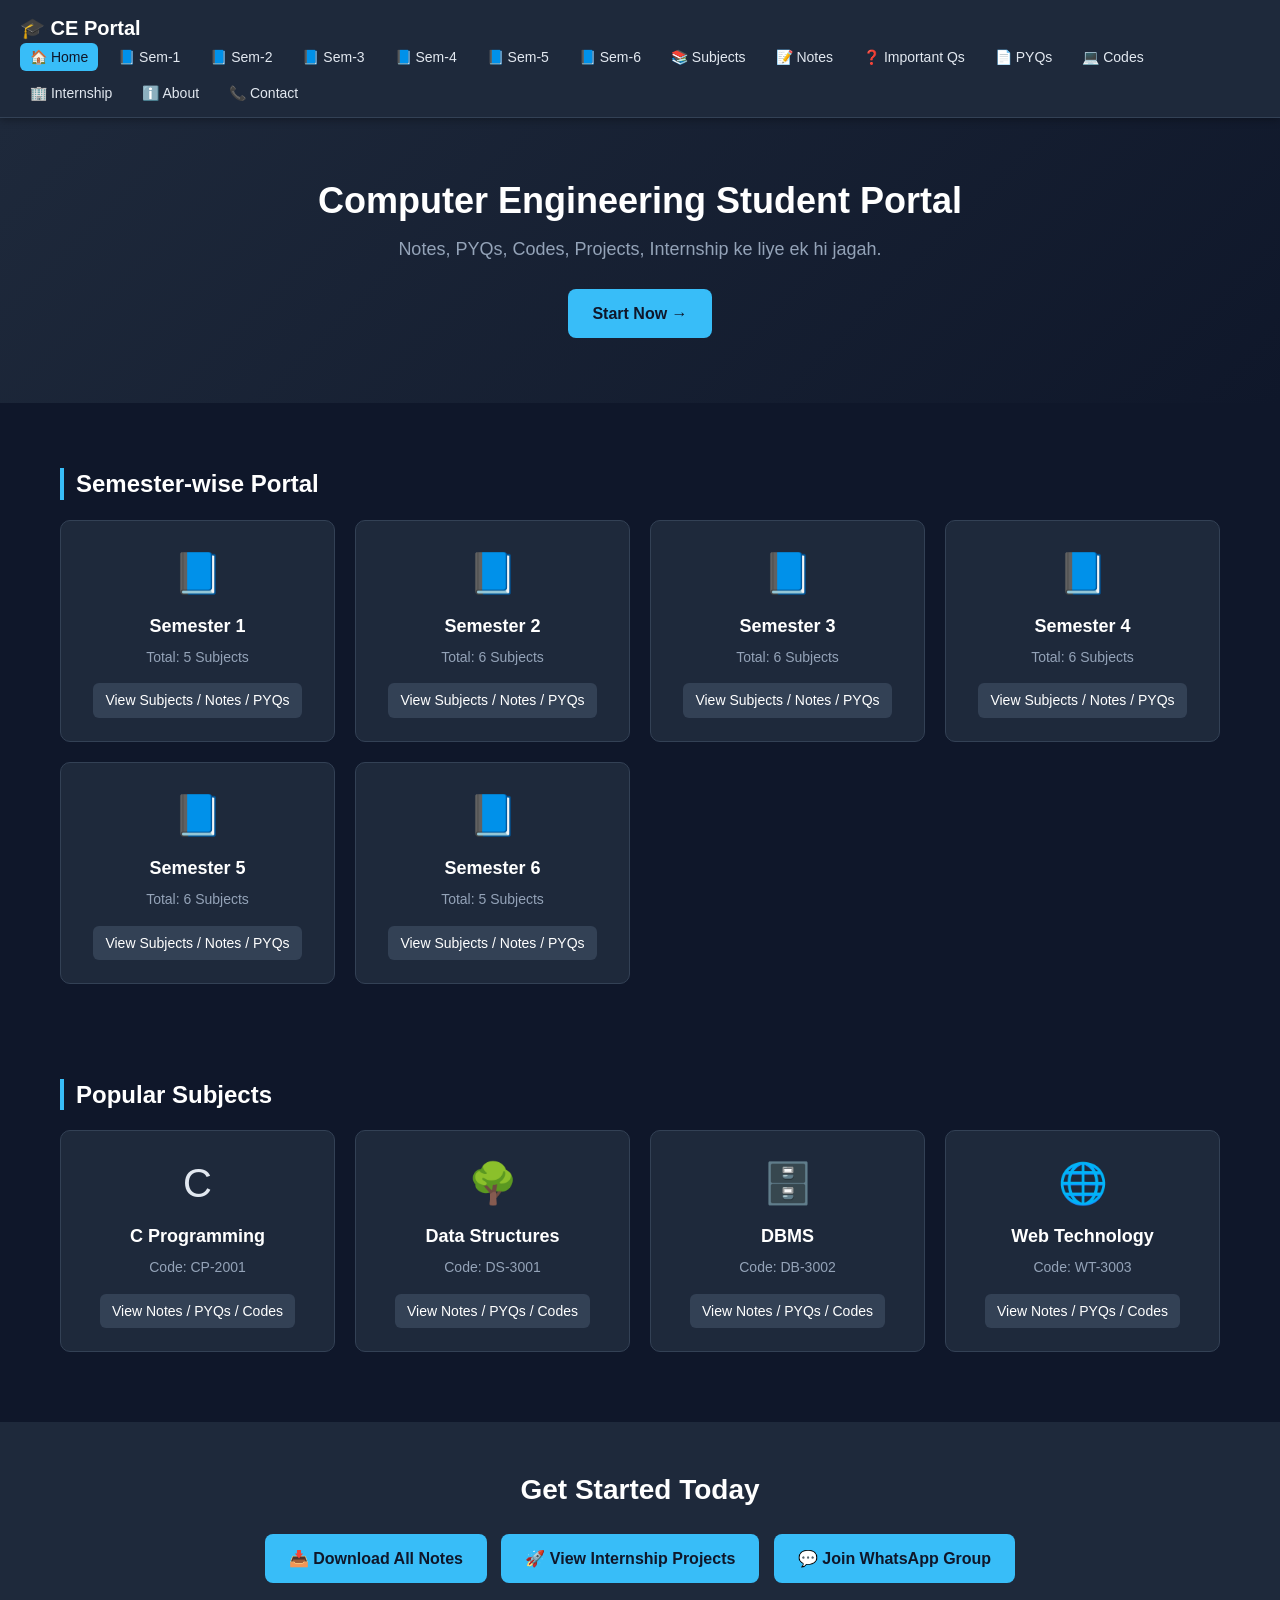
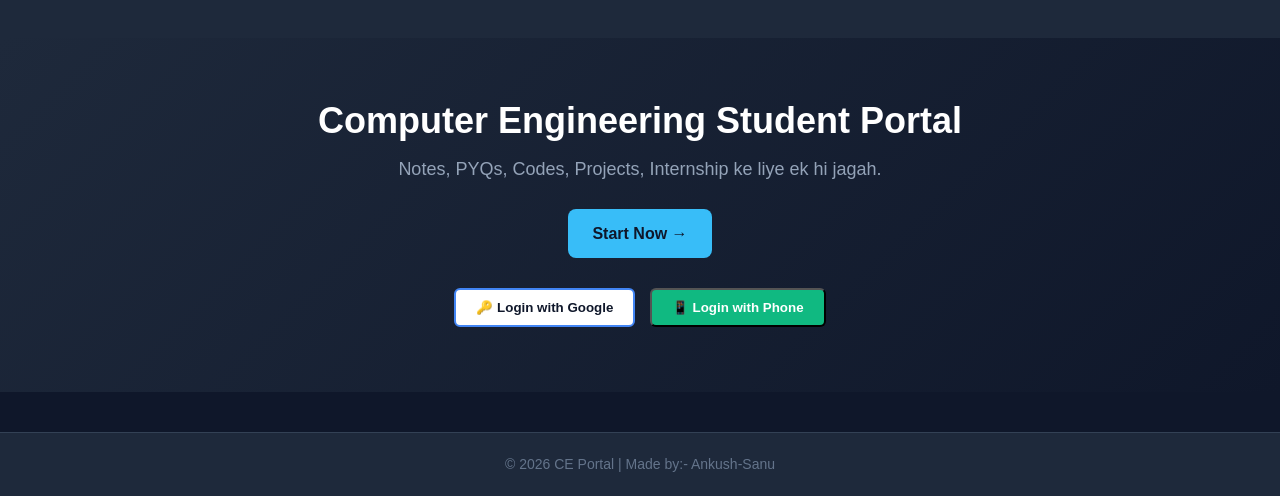
<file: index.html>
<!DOCTYPE html>
<html lang="hi">
<head>
<link rel="stylesheet" href="../style.css">    
<link rel="stylesheet" href="style.css">
<meta charset="UTF-8">
<meta name="viewport" content="width=device-width, initial-scale=1.0">
<title>Computer Engineering Student Portal</title>
<style>
*{margin:0;padding:0;box-sizing:border-box;font-family:Arial,sans-serif;}
body{background:#0f172a;color:#e2e8f0;}
.navbar{background:#1e293b;padding:12px 20px;display:flex;justify-content:space-between;align-items:center;flex-wrap:wrap;position:sticky;top:0;z-index:100;}
.nav-logo{font-size:20px;font-weight:bold;}
.nav-links{display:flex;list-style:none;gap:10px;flex-wrap:wrap;}
.nav-links a{color:#e2e8f0;text-decoration:none;padding:6px 10px;border-radius:6px;font-size:14px;}
.nav-links a:hover,.nav-links a.active{background:#38bdf8;color:#0f172a;}
.hero{text-align:center;padding:60px 20px;background:linear-gradient(135deg,#1e293b,#0f172a);}
.hero h1{font-size:36px;margin-bottom:10px;}
.hero p{font-size:18px;margin-bottom:20px;color:#94a3b8;}
.btn{background:#38bdf8;color:#0f172a;padding:12px 24px;border-radius:8px;text-decoration:none;display:inline-block;margin:5px;font-weight:bold;}
.btn-small{background:#334155;color:#fff;padding:6px 12px;border-radius:6px;text-decoration:none;font-size:14px;margin:3px;display:inline-block;}
.container{max-width:1200px;margin:0 auto;padding:30px 20px;}
.grid{display:grid;grid-template-columns:repeat(auto-fit,minmax(250px,1fr));gap:20px;margin-top:20px;}
.card{background:#1e293b;border:1px solid #334155;border-radius:10px;padding:20px;text-align:center;}
.card-icon{font-size:40px;margin-bottom:10px;}
.cta{text-align:center;padding:50px 20px;background:#1e293b;margin-top:40px;}
footer{text-align:center;padding:20px;background:#1e293b;margin-top:40px;}
@media(max-width:768px){.nav-links{flex-direction:column;width:100%;}.hero h1{font-size:24px;}}
</style>
</head>
<body>

<nav class="navbar">
  <div class="nav-logo">🎓 CE Portal</div>
  <ul class="nav-links">
    <li><a href="index.html" class="active">🏠 Home</a></li>
    <li><a href="sem1.html">📘 Sem-1</a></li>
    <li><a href="sem2.html">📘 Sem-2</a></li>
    <li><a href="sem3.html">📘 Sem-3</a></li>
    <li><a href="sem4.html">📘 Sem-4</a></li>
    <li><a href="sem5.html">📘 Sem-5</a></li>
    <li><a href="sem6.html">📘 Sem-6</a></li>
    <li><a href="subjects.html">📚 Subjects</a></li>
    <li><a href="notes.html">📝 Notes</a></li>
    <li><a href="important-questions.html">❓ Important Qs</a></li>
    <li><a href="pyqs.html">📄 PYQs</a></li>
    <li><a href="codes.html">💻 Codes</a></li>
    <li><a href="internship.html">🏢 Internship</a></li>
    <li><a href="about.html">ℹ️ About</a></li>
    <li><a href="contact.html">📞 Contact</a></li>
  </ul>
</nav>

<section class="hero">
  <h1>Computer Engineering Student Portal</h1>
  <p>Notes, PYQs, Codes, Projects, Internship ke liye ek hi jagah.</p>
  <a href="sem1.html" class="btn">Start Now →</a>
</section>

<section class="container">
  <h2>Semester-wise Portal</h2>
  <div class="grid">
    <div class="card">
      <div class="card-icon">📘</div>
      <h3>Semester 1</h3>
      <p>Total: 5 Subjects</p>
      <a href="sem1.html" class="btn-small">View Subjects / Notes / PYQs</a>
    </div>
    <div class="card">
      <div class="card-icon">📘</div>
      <h3>Semester 2</h3>
      <p>Total: 6 Subjects</p>
      <a href="sem2.html" class="btn-small">View Subjects / Notes / PYQs</a>
    </div>
    <div class="card">
      <div class="card-icon">📘</div>
      <h3>Semester 3</h3>
      <p>Total: 6 Subjects</p>
      <a href="sem3.html" class="btn-small">View Subjects / Notes / PYQs</a>
    </div>
    <div class="card">
      <div class="card-icon">📘</div>
      <h3>Semester 4</h3>
      <p>Total: 6 Subjects</p>
      <a href="sem4.html" class="btn-small">View Subjects / Notes / PYQs</a>
    </div>
    <div class="card">
      <div class="card-icon">📘</div>
      <h3>Semester 5</h3>
      <p>Total: 6 Subjects</p>
      <a href="sem5.html" class="btn-small">View Subjects / Notes / PYQs</a>
    </div>
    <div class="card">
      <div class="card-icon">📘</div>
      <h3>Semester 6</h3>
      <p>Total: 5 Subjects</p>
      <a href="sem6.html" class="btn-small">View Subjects / Notes / PYQs</a>
    </div>
  </div>
</section>

<section class="container">
  <h2>Popular Subjects</h2>
  <div class="grid">
    <div class="card">
      <div class="card-icon">C</div>
      <h3>C Programming</h3>
      <p>Code: CP-2001</p>
      <a href="subjects/c.html" class="btn-small">View Notes / PYQs / Codes</a>
    </div>
    <div class="card">
      <div class="card-icon">🌳</div>
      <h3>Data Structures</h3>
      <p>Code: DS-3001</p>
      <a href="subjects/ds.html" class="btn-small">View Notes / PYQs / Codes</a>
    </div>
    <div class="card">
      <div class="card-icon">🗄️</div>
      <h3>DBMS</h3>
      <p>Code: DB-3002</p>
      <a href="subjects/dbms.html" class="btn-small">View Notes / PYQs / Codes</a>
    </div>
    <div class="card">
      <div class="card-icon">🌐</div>
      <h3>Web Technology</h3>
      <p>Code: WT-3003</p>
      <a href="subjects/webtech.html" class="btn-small">View Notes / PYQs / Codes</a>
    </div>
  </div>
</section>

<section class="cta">
  <h2>Get Started Today</h2>
  <a href="files/all-notes.zip" class="btn">📥 Download All Notes</a>
  <a href="internship.html" class="btn">🚀 View Internship Projects</a>
  <a href="about.html" class="btn">💬 Join WhatsApp Group</a>
</section>

<section class="hero">
  <h1>Computer Engineering Student Portal</h1>
  <p>Notes, PYQs, Codes, Projects, Internship ke liye ek hi jagah.</p>
  <a href="sem1.html" class="btn">Start Now →</a>

  <!-- New Login Options -->
  <div class="login-options">
    <button class="btn-google">🔑 Login with Google</button>
    <button class="btn-phone">📱 Login with Phone</button>
  </div>
</section>


<footer>
  <p>© 2026 CE Portal | Made by:- Ankush-Sanu</p>
</footer>

</body>
</html>
</file>
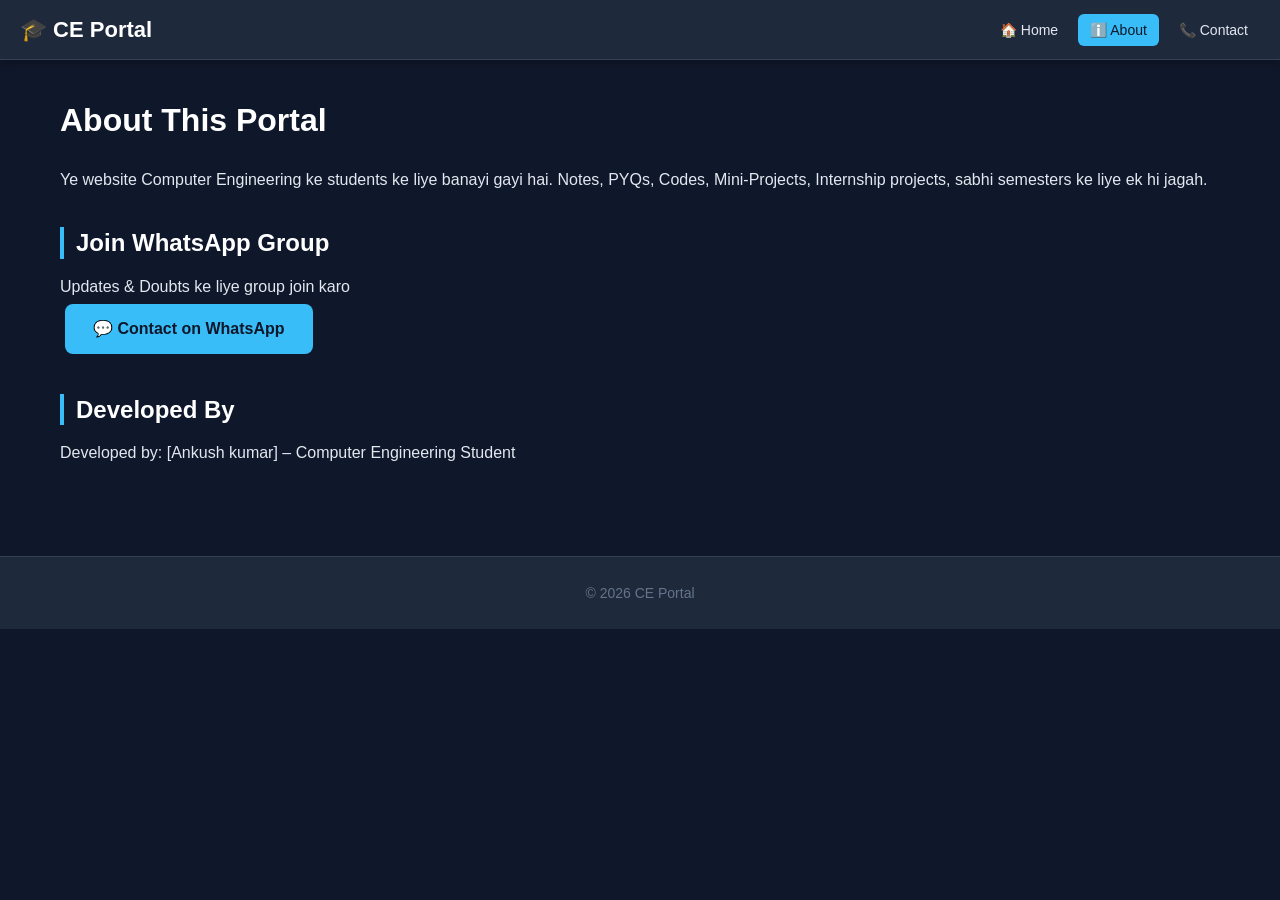
<file: about.html>
<!DOCTYPE html>
<html lang="hi">
<head>
<link rel="stylesheet" href="../style.css">    
<link rel="stylesheet" href="style.css">    
<meta charset="UTF-8">
<meta name="viewport" content="width=device-width, initial-scale=1.0">
<title>About</title>
<link rel="stylesheet" href="style.css">
</head>
<body>

<nav class="navbar">
  <div class="nav-logo">🎓 CE Portal</div>
  <ul class="nav-links">
    <li><a href="index.html">🏠 Home</a></li>
    <li><a href="about.html" class="active">ℹ️ About</a></li>
    <li><a href="contact.html">📞 Contact</a></li>
  </ul>
</nav>

<section class="container">
  <h1>About This Portal</h1>
  <p>Ye website Computer Engineering ke students ke liye banayi gayi hai. Notes, PYQs, Codes, Mini-Projects, Internship projects, sabhi semesters ke liye ek hi jagah.</p>

  <h2>Join WhatsApp Group</h2>
  <p>Updates & Doubts ke liye group join karo</p>
  <a href="https://wa.me/8051384047" class="btn">💬 Contact on WhatsApp</a>

  <h2>Developed By</h2>
  <p>Developed by: [Ankush kumar] – Computer Engineering Student</p>
</section>

<footer>
  <p>© 2026 CE Portal</p>
</footer>

</body>
</html>
</file>
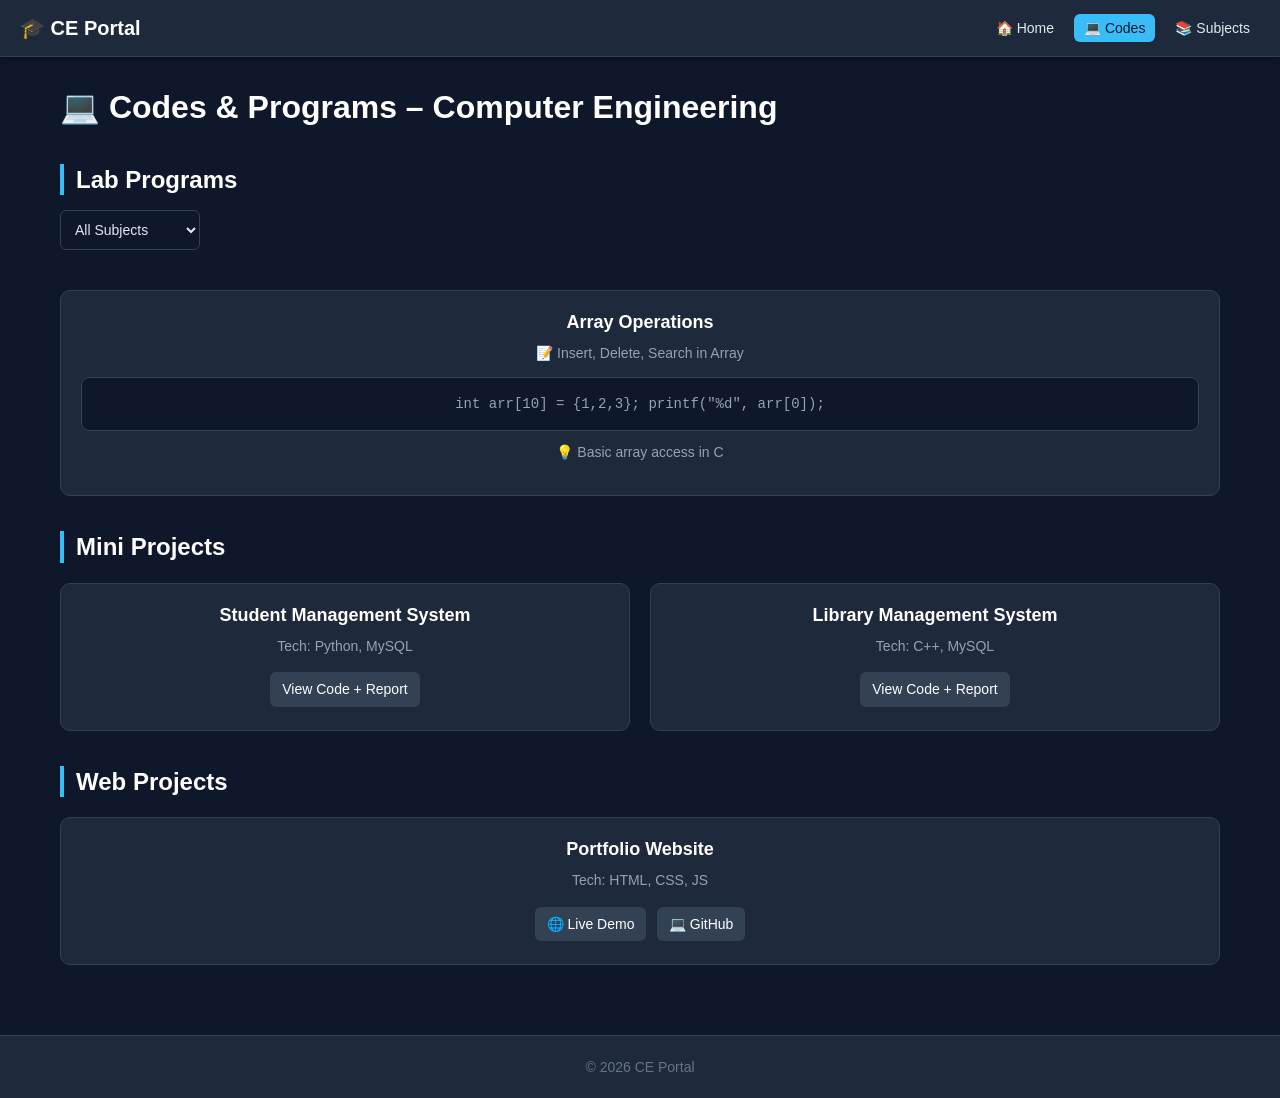
<file: codes.html>
<!DOCTYPE html>
<html lang="hi">
<head>
<link rel="stylesheet" href="../style.css">    
<link rel="stylesheet" href="style.css">    
<meta charset="UTF-8">
<meta name="viewport" content="width=device-width, initial-scale=1.0">
<title>Codes & Programs</title>
<style>
*{margin:0;padding:0;box-sizing:border-box;font-family:Arial,sans-serif;}
body{background:#0f172a;color:#e2e8f0;}
.navbar{background:#1e293b;padding:12px 20px;display:flex;justify-content:space-between;align-items:center;flex-wrap:wrap;position:sticky;top:0;z-index:100;}
.nav-logo{font-size:20px;font-weight:bold;}
.nav-links{display:flex;list-style:none;gap:10px;flex-wrap:wrap;}
.nav-links a{color:#e2e8f0;text-decoration:none;padding:6px 10px;border-radius:6px;font-size:14px;}
.nav-links a:hover,.nav-links a.active{background:#38bdf8;color:#0f172a;}
.container{max-width:1200px;margin:0 auto;padding:30px 20px;}
.grid{display:grid;grid-template-columns:repeat(auto-fit,minmax(280px,1fr));gap:20px;margin-top:20px;}
.card{background:#1e293b;border:1px solid #334155;border-radius:10px;padding:20px;}
.code-block{background:#0f172a;padding:15px;border-radius:8px;font-family:monospace;overflow-x:auto;margin:10px 0;}
.btn-small{background:#334155;color:#fff;padding:6px 12px;border-radius:6px;text-decoration:none;font-size:14px;margin:3px;display:inline-block;}
select{padding:10px;border-radius:6px;border:1px solid #334155;background:#0f172a;color:#e2e8f0;margin-bottom:20px;}
footer{text-align:center;padding:20px;background:#1e293b;margin-top:40px;}
</style>
</head>
<body>

<nav class="navbar">
  <div class="nav-logo">🎓 CE Portal</div>
  <ul class="nav-links">
    <li><a href="index.html">🏠 Home</a></li>
    <li><a href="codes.html" class="active">💻 Codes</a></li>
    <li><a href="subjects.html">📚 Subjects</a></li>
  </ul>
</nav>

<section class="container">
  <h1>💻 Codes & Programs – Computer Engineering</h1>

  <h2>Lab Programs</h2>
  <select id="subject-filter">
    <option value="all">All Subjects</option>
    <option value="ds">Data Structures</option>
    <option value="dbms">DBMS</option>
    <option value="java">Java</option>
  </select>

  <div class="grid" id="programs">
    <div class="card" data-subject="ds" id="ds-array">
      <h3>Array Operations</h3>
      <p>📝 Insert, Delete, Search in Array</p>
      <div class="code-block">
int arr[10] = {1,2,3};
printf("%d", arr[0]);
      </div>
      <p>💡 Basic array access in C</p>
    </div>
  </div>

  <h2>Mini Projects</h2>
  <div class="grid">
    <div class="card">
      <h3>Student Management System</h3>
      <p>Tech: Python, MySQL</p>
      <a href="#" class="btn-small">View Code + Report</a>
    </div>
    <div class="card">
      <h3>Library Management System</h3>
      <p>Tech: C++, MySQL</p>
      <a href="#" class="btn-small">View Code + Report</a>
    </div>
  </div>

  <h2>Web Projects</h2>
  <div class="grid">
    <div class="card">
      <h3>Portfolio Website</h3>
      <p>Tech: HTML, CSS, JS</p>
      <a href="#" class="btn-small">🌐 Live Demo</a>
      <a href="#" class="btn-small">💻 GitHub</a>
    </div>
  </div>

</section>

<footer>
  <p>© 2026 CE Portal</p>
</footer>

</body>
</html>
</file>
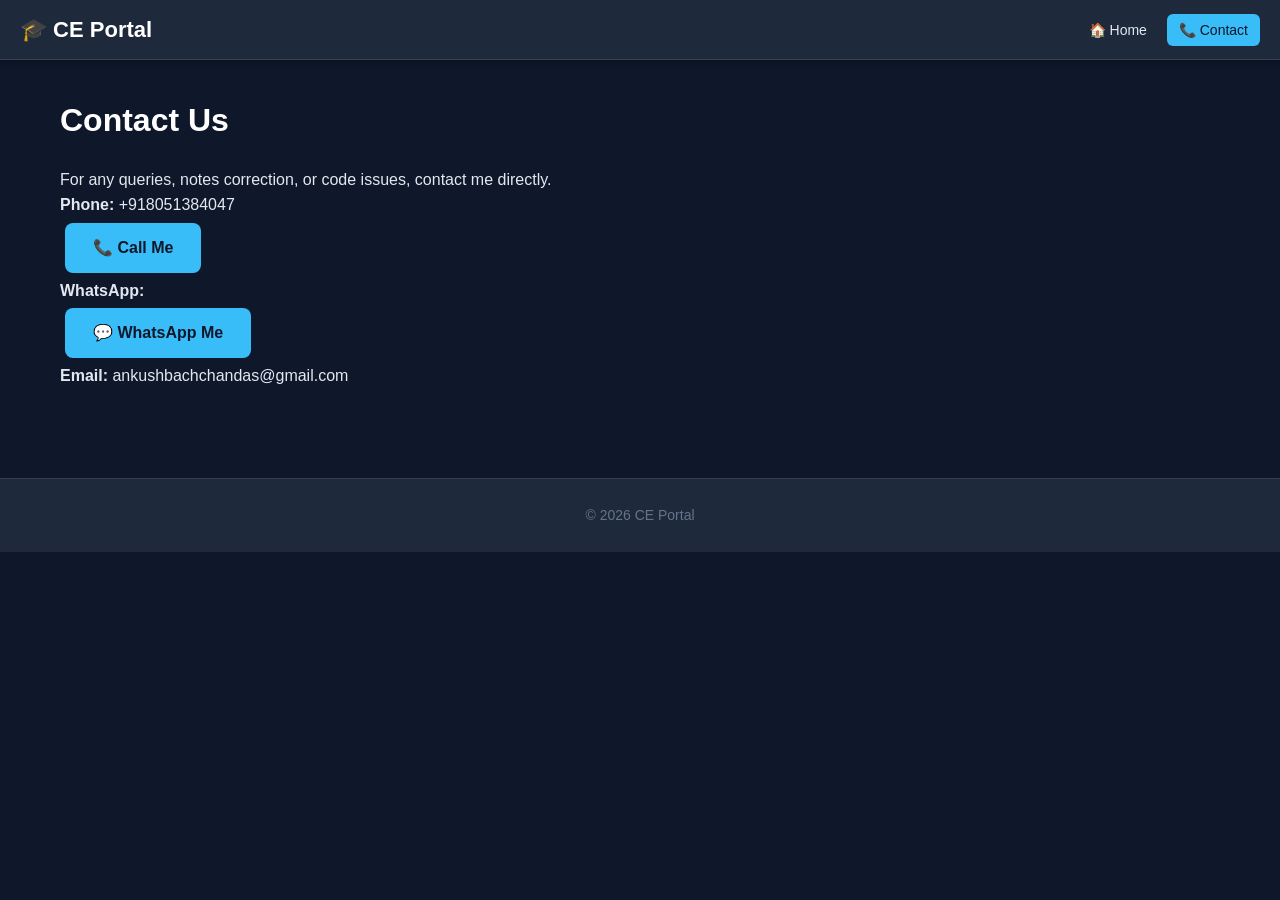
<file: contact.html>
<!DOCTYPE html>
<html lang="hi">
<head>
<link rel="stylesheet" href="../style.css">    
<link rel="stylesheet" href="style.css">    
<meta charset="UTF-8">
<meta name="viewport" content="width=device-width, initial-scale=1.0">
<title>Contact</title>
<link rel="stylesheet" href="style.css">
</head>
<body>

<nav class="navbar">
  <div class="nav-logo">🎓 CE Portal</div>
  <ul class="nav-links">
    <li><a href="index.html">🏠 Home</a></li>
    <li><a href="contact.html" class="active">📞 Contact</a></li>
  </ul>
</nav>

<section class="container">
  <h1>Contact Us</h1>
  <p>For any queries, notes correction, or code issues, contact me directly.</p>

  <p><strong>Phone:</strong> +918051384047</p>
  <a href="tel:8051384047" class="btn">📞 Call Me</a>

  <p><strong>WhatsApp:</strong></p>
  <a href="https://wa.me/918051384047" class="btn">💬 WhatsApp Me</a>

  <p><strong>Email:</strong> ankushbachchandas@gmail.com</p>
</section>

<footer>
  <p>© 2026 CE Portal</p>
</footer>

</body>
</html>
</file>
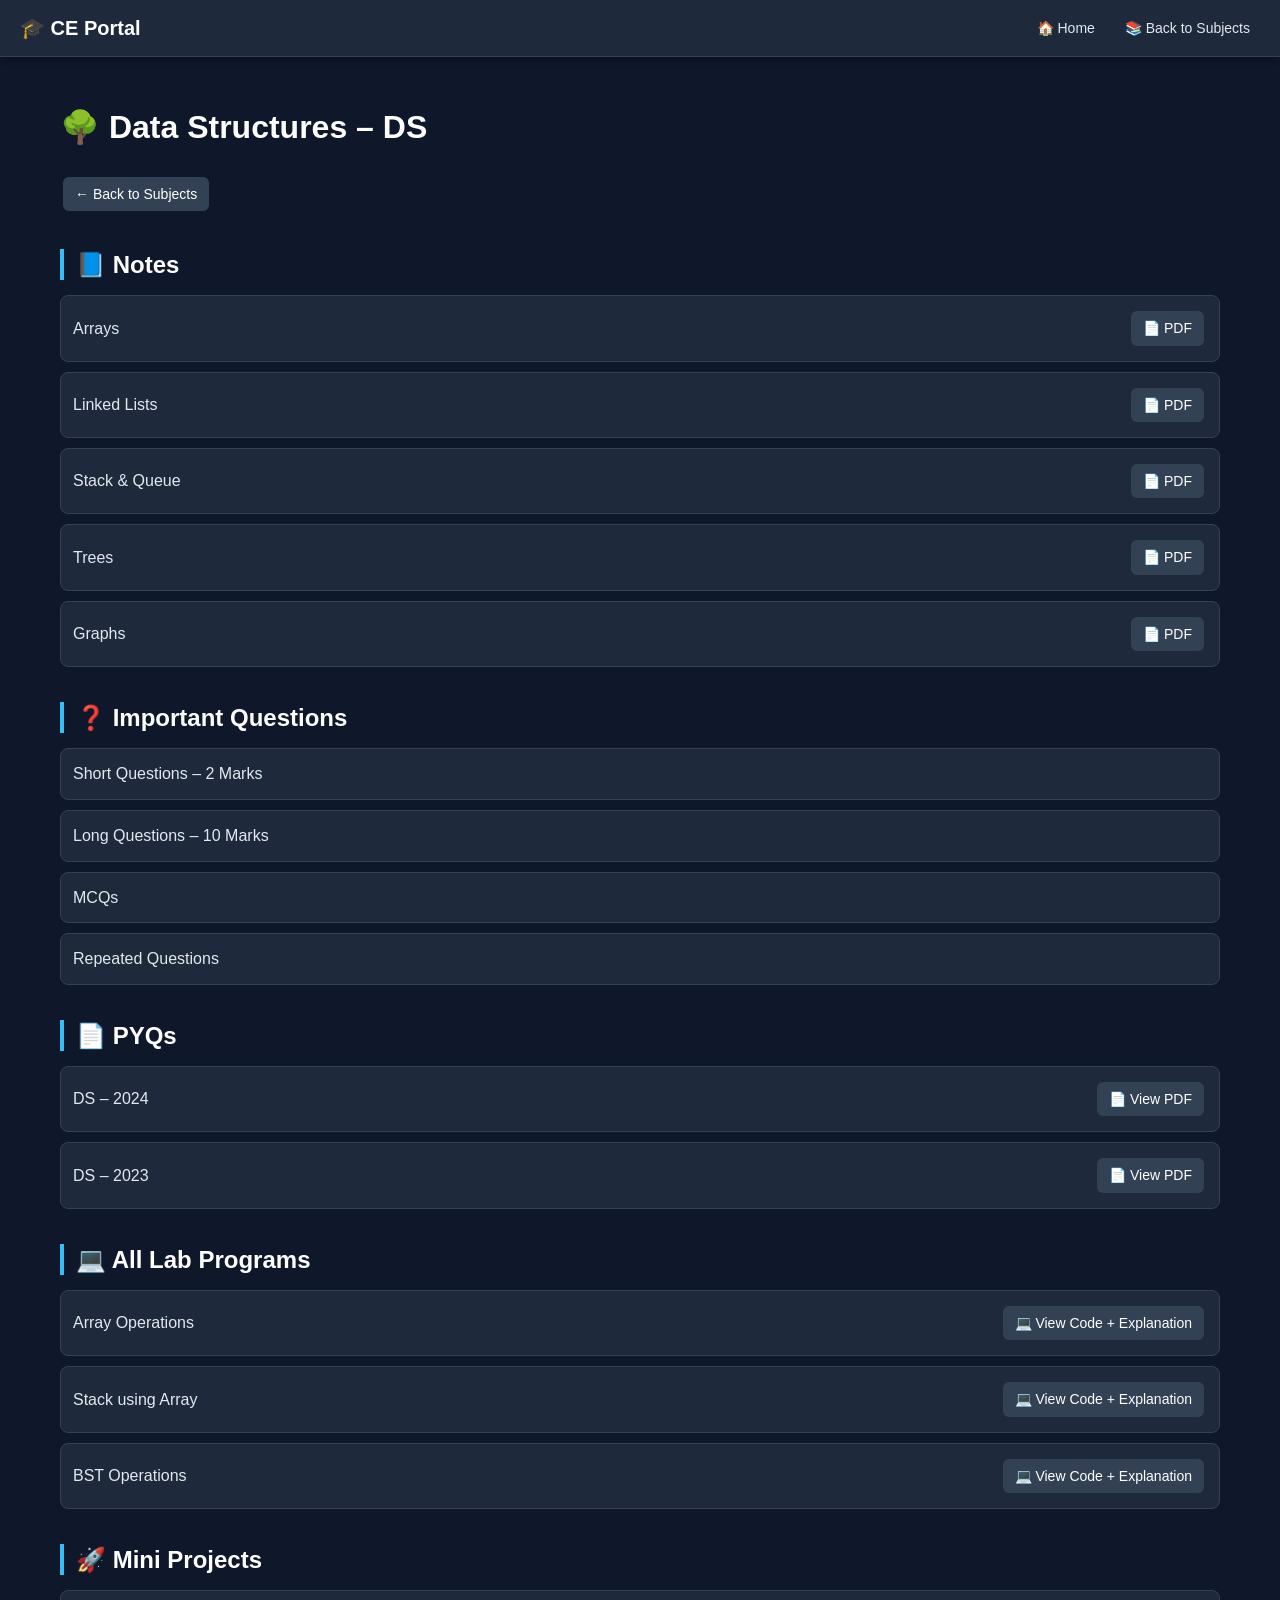
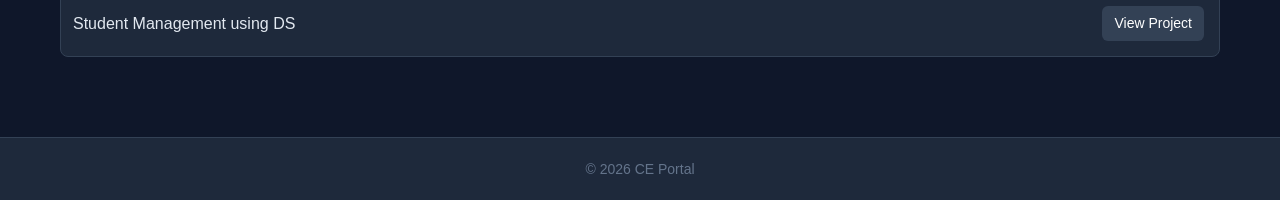
<file: ds.html>
<!DOCTYPE html>
<html lang="hi">
<head>
<link rel="stylesheet" href="../style.css">    
<link rel="stylesheet" href="style.css">    
<meta charset="UTF-8">
<meta name="viewport" content="width=device-width, initial-scale=1.0">
<title>Data Structures - DS</title>
<style>
*{margin:0;padding:0;box-sizing:border-box;font-family:Arial,sans-serif;}
body{background:#0f172a;color:#e2e8f0;}
.navbar{background:#1e293b;padding:12px 20px;display:flex;justify-content:space-between;align-items:center;flex-wrap:wrap;position:sticky;top:0;z-index:100;}
.nav-logo{font-size:20px;font-weight:bold;}
.nav-links{display:flex;list-style:none;gap:10px;flex-wrap:wrap;}
.nav-links a{color:#e2e8f0;text-decoration:none;padding:6px 10px;border-radius:6px;font-size:14px;}
.nav-links a:hover,.nav-links a.active{background:#38bdf8;color:#0f172a;}
.container{max-width:1200px;margin:0 auto;padding:30px 20px;}
h1,h2{margin:20px 0 15px 0;color:#fff;}
.list{list-style:none;margin-top:15px;}
.list li{background:#1e293b;padding:12px;margin-bottom:10px;border-radius:8px;display:flex;justify-content:space-between;align-items:center;}
.btn-small{background:#334155;color:#fff;padding:6px 12px;border-radius:6px;text-decoration:none;font-size:14px;margin:3px;display:inline-block;}
footer{text-align:center;padding:20px;background:#1e293b;margin-top:40px;}
</style>
</head>
<body>

<nav class="navbar">
  <div class="nav-logo">🎓 CE Portal</div>
  <ul class="nav-links">
    <li><a href="../index.html">🏠 Home</a></li>
    <li><a href="../subjects.html">📚 Back to Subjects</a></li>
  </ul>
</nav>

<section class="container">
  <h1>🌳 Data Structures – DS</h1>
  <a href="../subjects.html" class="btn-small">← Back to Subjects</a>

  <h2>📘 Notes</h2>
  <ul class="list">
    <li>Arrays <a href="../files/ds-arrays.pdf" class="btn-small">📄 PDF</a></li>
    <li>Linked Lists <a href="../files/ds-ll.pdf" class="btn-small">📄 PDF</a></li>
    <li>Stack & Queue <a href="../files/ds-stack.pdf" class="btn-small">📄 PDF</a></li>
    <li>Trees <a href="../files/ds-trees.pdf" class="btn-small">📄 PDF</a></li>
    <li>Graphs <a href="../files/ds-graphs.pdf" class="btn-small">📄 PDF</a></li>
  </ul>

  <h2>❓ Important Questions</h2>
  <ul class="list">
    <li>Short Questions – 2 Marks</li>
    <li>Long Questions – 10 Marks</li>
    <li>MCQs</li>
    <li>Repeated Questions</li>
  </ul>

  <h2>📄 PYQs</h2>
  <ul class="list">
    <li>DS – 2024 <a href="../files/ds-2024.pdf" class="btn-small">📄 View PDF</a></li>
    <li>DS – 2023 <a href="../files/ds-2023.pdf" class="btn-small">📄 View PDF</a></li>
  </ul>

  <h2>💻 All Lab Programs</h2>
  <ul class="list">
    <li>Array Operations <a href="../codes.html#ds-array" class="btn-small">💻 View Code + Explanation</a></li>
    <li>Stack using Array <a href="../codes.html#ds-stack" class="btn-small">💻 View Code + Explanation</a></li>
    <li>BST Operations <a href="../codes.html#ds-bst" class="btn-small">💻 View Code + Explanation</a></li>
  </ul>

  <h2>🚀 Mini Projects</h2>
  <ul class="list">
    <li>Student Management using DS <a href="#" class="btn-small">View Project</a></li>
  </ul>

</section>

<footer>
  <p>© 2026 CE Portal</p>
</footer>

</body>
</html>
</file>
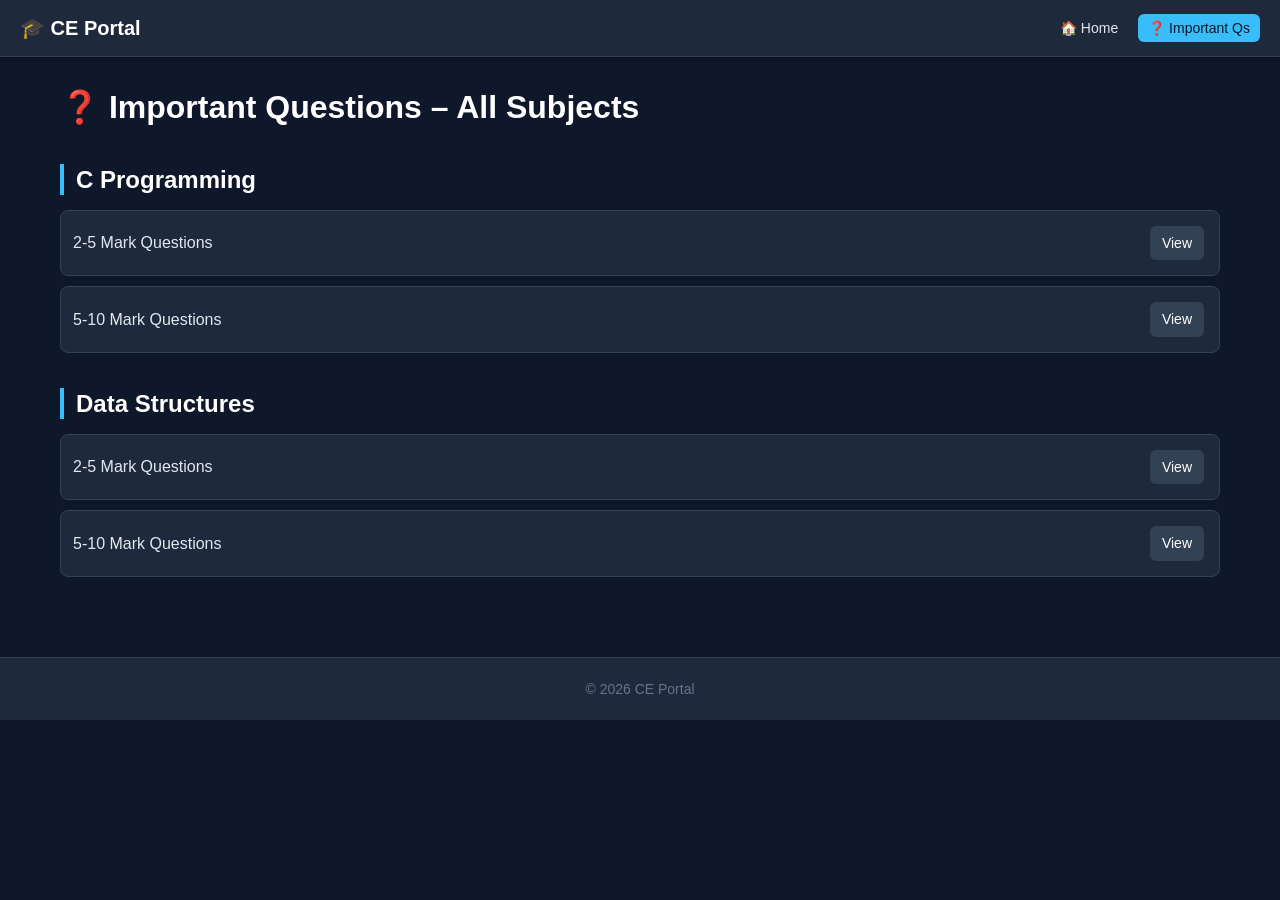
<file: important-question.html>
<!DOCTYPE html>
<html lang="hi">
<head>
<link rel="stylesheet" href="../style.css">    
<link rel="stylesheet" href="style.css">    
<meta charset="UTF-8">
<meta name="viewport" content="width=device-width, initial-scale=1.0">
<title>Important Questions</title>
<style>
*{margin:0;padding:0;box-sizing:border-box;font-family:Arial,sans-serif;}
body{background:#0f172a;color:#e2e8f0;}
.navbar{background:#1e293b;padding:12px 20px;display:flex;justify-content:space-between;align-items:center;flex-wrap:wrap;position:sticky;top:0;z-index:100;}
.nav-logo{font-size:20px;font-weight:bold;}
.nav-links{display:flex;list-style:none;gap:10px;flex-wrap:wrap;}
.nav-links a{color:#e2e8f0;text-decoration:none;padding:6px 10px;border-radius:6px;font-size:14px;}
.nav-links a:hover,.nav-links a.active{background:#38bdf8;color:#0f172a;}
.container{max-width:1200px;margin:0 auto;padding:30px 20px;}
.list{list-style:none;margin-top:15px;}
.list li{background:#1e293b;padding:12px;margin-bottom:10px;border-radius:8px;}
.btn-small{background:#334155;color:#fff;padding:6px 12px;border-radius:6px;text-decoration:none;font-size:14px;margin:3px;display:inline-block;}
footer{text-align:center;padding:20px;background:#1e293b;margin-top:40px;}
</style>
</head>
<body>

<nav class="navbar">
  <div class="nav-logo">🎓 CE Portal</div>
  <ul class="nav-links">
    <li><a href="index.html">🏠 Home</a></li>
    <li><a href="important-questions.html" class="active">❓ Important Qs</a></li>
  </ul>
</nav>

<section class="container">
  <h1>❓ Important Questions – All Subjects</h1>

  <h2>C Programming</h2>
  <ul class="list">
    <li>2-5 Mark Questions <a href="#" class="btn-small">View</a></li>
    <li>5-10 Mark Questions <a href="#" class="btn-small">View</a></li>
  </ul>

  <h2 id="ds">Data Structures</h2>
  <ul class="list">
    <li>2-5 Mark Questions <a href="#" class="btn-small">View</a></li>
    <li>5-10 Mark Questions <a href="#" class="btn-small">View</a></li>
  </ul>

</section>

<footer>
  <p>© 2026 CE Portal</p>
</footer>

</body>
</html>
</file>
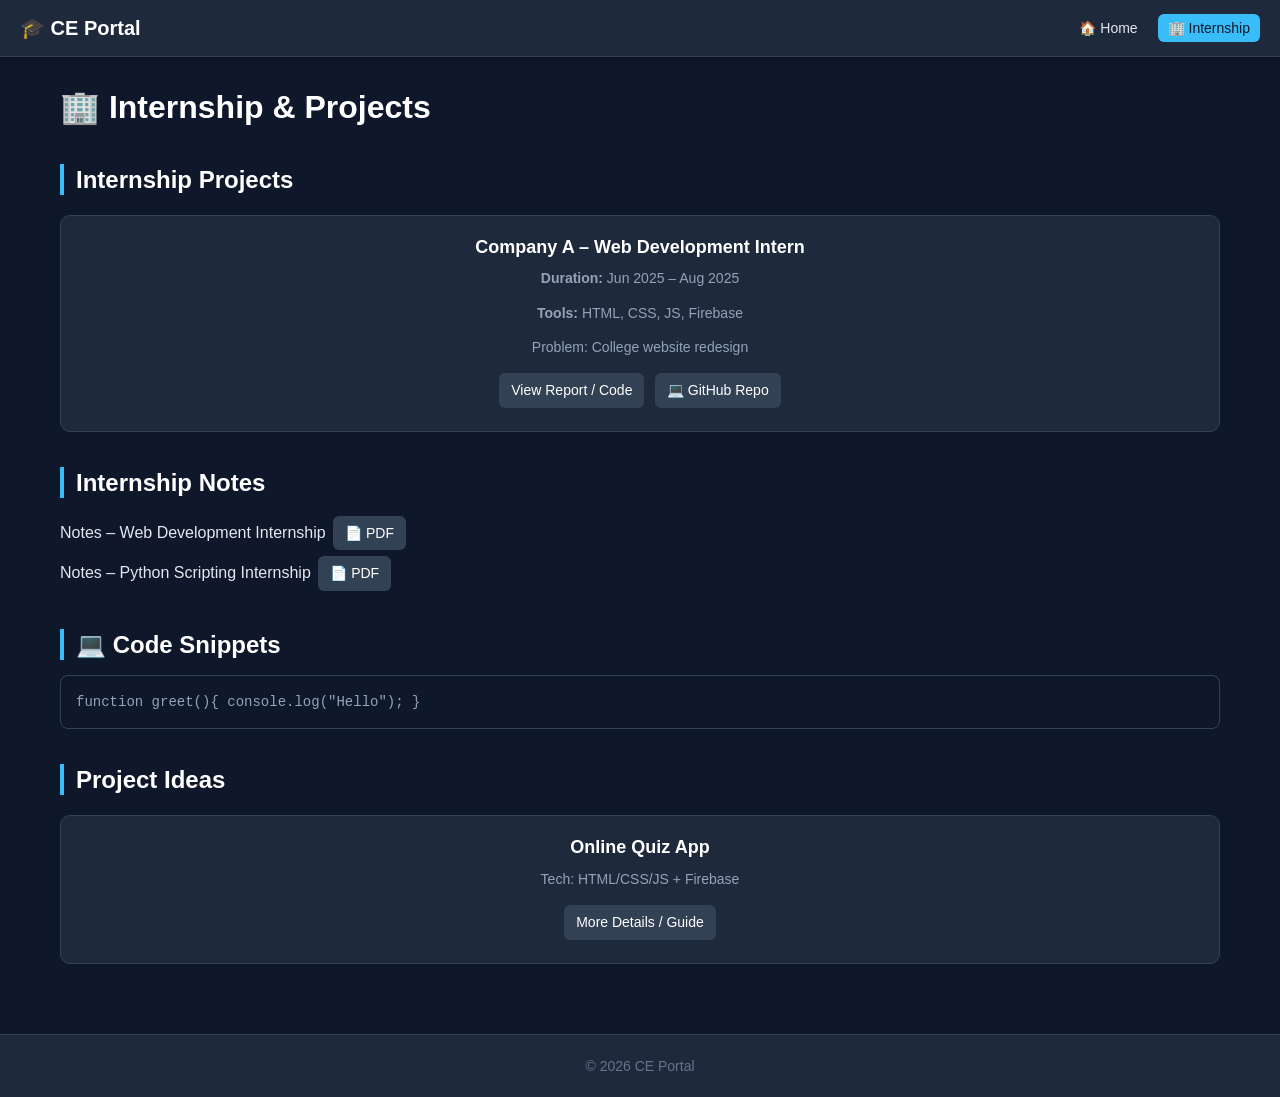
<file: internship.html>
<!DOCTYPE html>
<html lang="hi">
<head>
<link rel="stylesheet" href="../style.css">    
<link rel="stylesheet" href="style.css">    
<meta charset="UTF-8">
<meta name="viewport" content="width=device-width, initial-scale=1.0">
<title>Internship & Projects</title>
<style>
*{margin:0;padding:0;box-sizing:border-box;font-family:Arial,sans-serif;}
body{background:#0f172a;color:#e2e8f0;}
.navbar{background:#1e293b;padding:12px 20px;display:flex;justify-content:space-between;align-items:center;flex-wrap:wrap;position:sticky;top:0;z-index:100;}
.nav-logo{font-size:20px;font-weight:bold;}
.nav-links{display:flex;list-style:none;gap:10px;flex-wrap:wrap;}
.nav-links a{color:#e2e8f0;text-decoration:none;padding:6px 10px;border-radius:6px;font-size:14px;}
.nav-links a:hover,.nav-links a.active{background:#38bdf8;color:#0f172a;}
.container{max-width:1200px;margin:0 auto;padding:30px 20px;}
.grid{display:grid;grid-template-columns:repeat(auto-fit,minmax(280px,1fr));gap:20px;margin-top:20px;}
.card{background:#1e293b;border:1px solid #334155;border-radius:10px;padding:20px;}
.btn-small{background:#334155;color:#fff;padding:6px 12px;border-radius:6px;text-decoration:none;font-size:14px;margin:3px;display:inline-block;}
.code-block{background:#0f172a;padding:15px;border-radius:8px;font-family:monospace;overflow-x:auto;margin:10px 0;}
footer{text-align:center;padding:20px;background:#1e293b;margin-top:40px;}
</style>
</head>
<body>

<nav class="navbar">
  <div class="nav-logo">🎓 CE Portal</div>
  <ul class="nav-links">
    <li><a href="index.html">🏠 Home</a></li>
    <li><a href="internship.html" class="active">🏢 Internship</a></li>
  </ul>
</nav>

<section class="container">
  <h1>🏢 Internship & Projects</h1>

  <h2>Internship Projects</h2>
  <div class="grid">
    <div class="card">
      <h3>Company A – Web Development Intern</h3>
      <p><strong>Duration:</strong> Jun 2025 – Aug 2025</p>
      <p><strong>Tools:</strong> HTML, CSS, JS, Firebase</p>
      <p>Problem: College website redesign</p>
      <a href="#" class="btn-small">View Report / Code</a>
      <a href="#" class="btn-small">💻 GitHub Repo</a>
    </div>
  </div>

  <h2>Internship Notes</h2>
  <ul>
    <li>Notes – Web Development Internship <a href="#" class="btn-small">📄 PDF</a></li>
    <li>Notes – Python Scripting Internship <a href="#" class="btn-small">📄 PDF</a></li>
  </ul>

  <h2>💻 Code Snippets</h2>
  <div class="code-block">
function greet(){ console.log("Hello"); }
  </div>

  <h2>Project Ideas</h2>
  <div class="grid">
    <div class="card">
      <h3>Online Quiz App</h3>
      <p>Tech: HTML/CSS/JS + Firebase</p>
      <a href="#" class="btn-small">More Details / Guide</a>
    </div>
  </div>

</section>

<footer>
  <p>© 2026 CE Portal</p>
</footer>

</body>
</html>
</file>
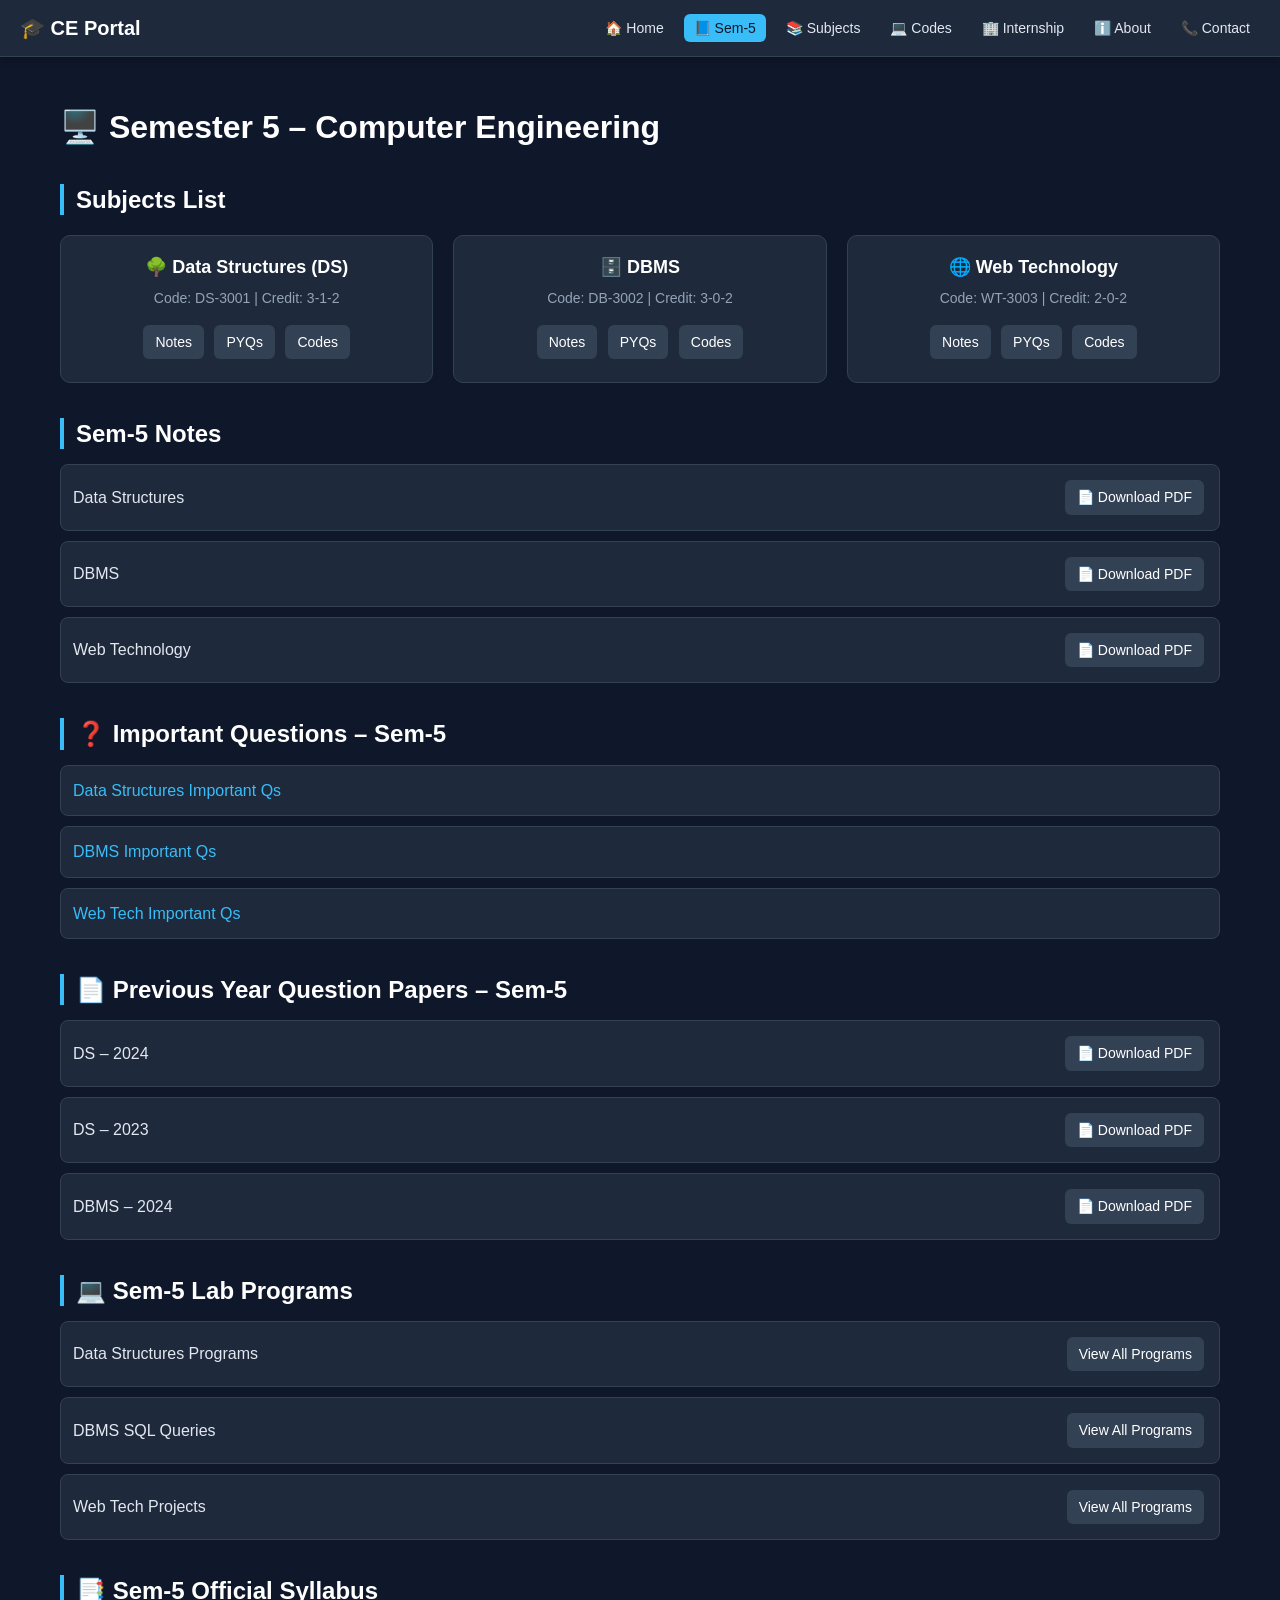
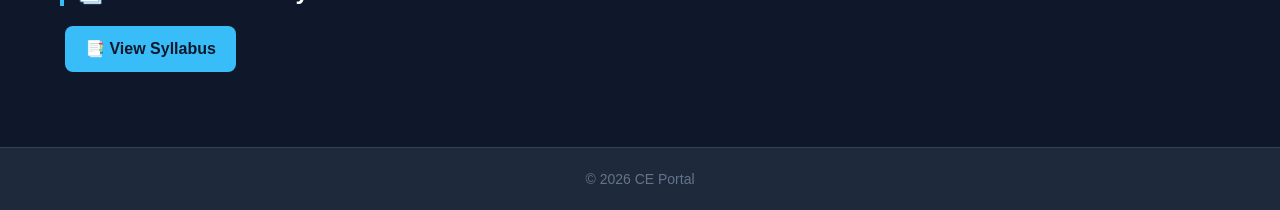
<file: sem5.html>
<!DOCTYPE html>
<html lang="hi">
<head>
<link rel="stylesheet" href="../style.css">    
<link rel="stylesheet" href="style.css">    
<meta charset="UTF-8">
<meta name="viewport" content="width=device-width, initial-scale=1.0">
<title>Semester 5 - Computer Engineering</title>
<style>
*{margin:0;padding:0;box-sizing:border-box;font-family:Arial,sans-serif;}
body{background:#0f172a;color:#e2e8f0;}
.navbar{background:#1e293b;padding:12px 20px;display:flex;justify-content:space-between;align-items:center;flex-wrap:wrap;position:sticky;top:0;z-index:100;}
.nav-logo{font-size:20px;font-weight:bold;}
.nav-links{display:flex;list-style:none;gap:10px;flex-wrap:wrap;}
.nav-links a{color:#e2e8f0;text-decoration:none;padding:6px 10px;border-radius:6px;font-size:14px;}
.nav-links a:hover,.nav-links a.active{background:#38bdf8;color:#0f172a;}
.container{max-width:1200px;margin:0 auto;padding:30px 20px;}
h1,h2{margin:20px 0 15px 0;color:#fff;}
.grid{display:grid;grid-template-columns:repeat(auto-fit,minmax(280px,1fr));gap:20px;margin-top:20px;}
.card{background:#1e293b;border:1px solid #334155;border-radius:10px;padding:20px;}
.card h3{margin-bottom:8px;}
.list{list-style:none;margin-top:15px;}
.list li{background:#1e293b;padding:12px;margin-bottom:10px;border-radius:8px;display:flex;justify-content:space-between;align-items:center;}
.btn-small{background:#334155;color:#fff;padding:6px 12px;border-radius:6px;text-decoration:none;font-size:14px;margin:3px;display:inline-block;}
.btn{background:#38bdf8;color:#0f172a;padding:10px 20px;border-radius:8px;text-decoration:none;display:inline-block;margin:5px;font-weight:bold;}
footer{text-align:center;padding:20px;background:#1e293b;margin-top:40px;}
</style>
</head>
<body>

<nav class="navbar">
  <div class="nav-logo">🎓 CE Portal</div>
  <ul class="nav-links">
    <li><a href="index.html">🏠 Home</a></li>
    <li><a href="sem5.html" class="active">📘 Sem-5</a></li>
    <li><a href="subjects.html">📚 Subjects</a></li>
    <li><a href="codes.html">💻 Codes</a></li>
    <li><a href="internship.html">🏢 Internship</a></li>
    <li><a href="about.html">ℹ️ About</a></li>
    <li><a href="contact.html">📞 Contact</a></li>
  </ul>
</nav>

<section class="container">
  <h1>🖥️ Semester 5 – Computer Engineering</h1>

  <h2>Subjects List</h2>
  <div class="grid">
    <div class="card">
      <h3>🌳 Data Structures (DS)</h3>
      <p>Code: DS-3001 | Credit: 3-1-2</p>
      <a href="subjects/ds.html" class="btn-small">Notes</a>
      <a href="pyqs.html#ds" class="btn-small">PYQs</a>
      <a href="codes.html#ds" class="btn-small">Codes</a>
    </div>
    <div class="card">
      <h3>🗄️ DBMS</h3>
      <p>Code: DB-3002 | Credit: 3-0-2</p>
      <a href="subjects/dbms.html" class="btn-small">Notes</a>
      <a href="pyqs.html#dbms" class="btn-small">PYQs</a>
      <a href="codes.html#dbms" class="btn-small">Codes</a>
    </div>
    <div class="card">
      <h3>🌐 Web Technology</h3>
      <p>Code: WT-3003 | Credit: 2-0-2</p>
      <a href="subjects/webtech.html" class="btn-small">Notes</a>
      <a href="pyqs.html#wt" class="btn-small">PYQs</a>
      <a href="codes.html#wt" class="btn-small">Codes</a>
    </div>
  </div>

  <h2>Sem-5 Notes</h2>
  <ul class="list">
    <li>Data Structures <a href="files/ds-notes.pdf" class="btn-small">📄 Download PDF</a></li>
    <li>DBMS <a href="files/dbms-notes.pdf" class="btn-small">📄 Download PDF</a></li>
    <li>Web Technology <a href="files/wt-notes.pdf" class="btn-small">📄 Download PDF</a></li>
  </ul>

  <h2>❓ Important Questions – Sem-5</h2>
  <ul class="list">
    <li><a href="important-questions.html#ds">Data Structures Important Qs</a></li>
    <li><a href="important-questions.html#dbms">DBMS Important Qs</a></li>
    <li><a href="important-questions.html#wt">Web Tech Important Qs</a></li>
  </ul>

  <h2>📄 Previous Year Question Papers – Sem-5</h2>
  <ul class="list">
    <li>DS – 2024 <a href="files/ds-2024.pdf" class="btn-small">📄 Download PDF</a></li>
    <li>DS – 2023 <a href="files/ds-2023.pdf" class="btn-small">📄 Download PDF</a></li>
    <li>DBMS – 2024 <a href="files/dbms-2024.pdf" class="btn-small">📄 Download PDF</a></li>
  </ul>

  <h2>💻 Sem-5 Lab Programs</h2>
  <ul class="list">
    <li>Data Structures Programs <a href="codes.html#ds" class="btn-small">View All Programs</a></li>
    <li>DBMS SQL Queries <a href="codes.html#dbms" class="btn-small">View All Programs</a></li>
    <li>Web Tech Projects <a href="codes.html#wt" class="btn-small">View All Programs</a></li>
  </ul>

  <h2>📑 Sem-5 Official Syllabus</h2>
  <a href="files/sem5-syllabus.pdf" class="btn">📑 View Syllabus</a>

</section>

<footer>
  <p>© 2026 CE Portal</p>
</footer>

</body>
</html>
</file>
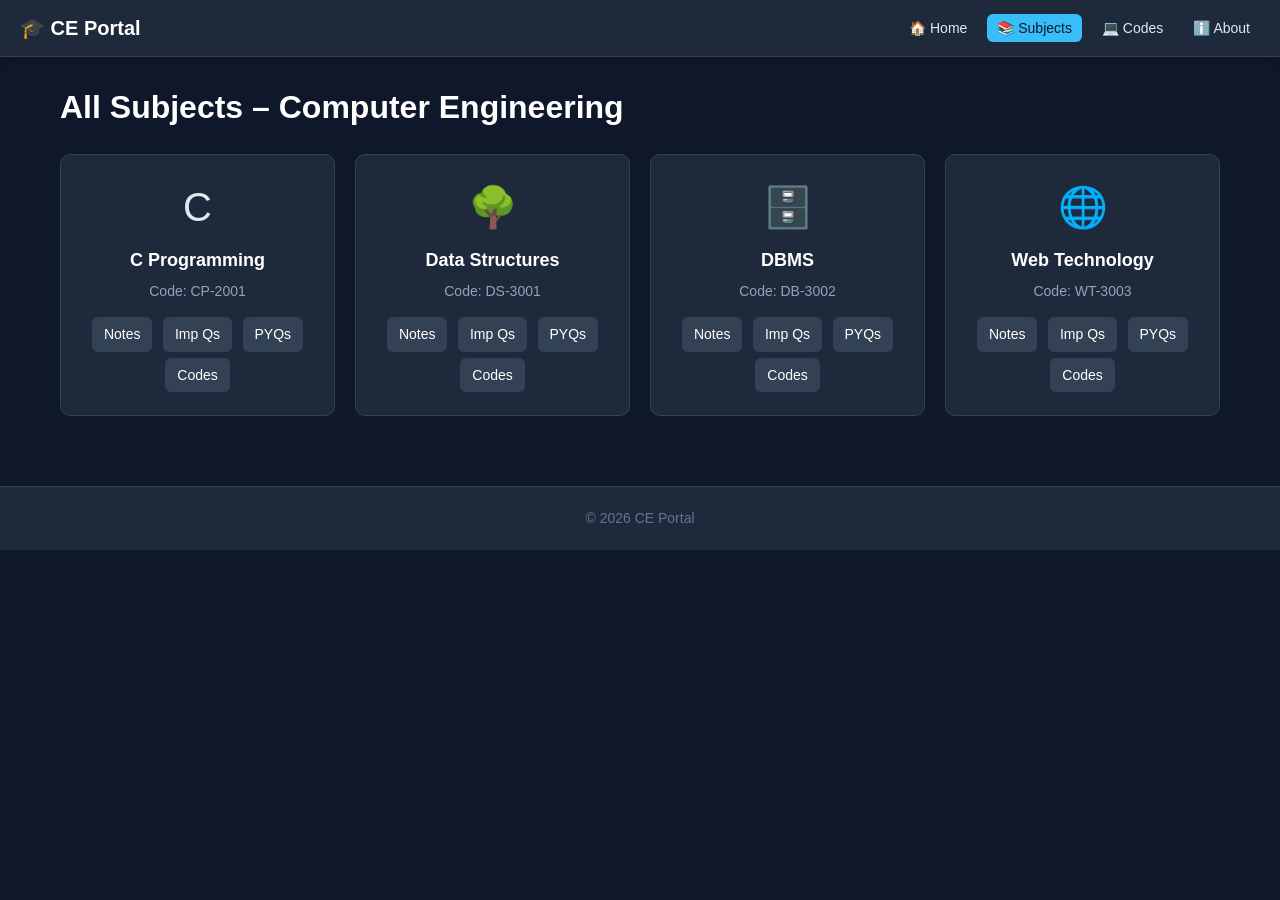
<file: subjects.html>
<!DOCTYPE html>
<html lang="hi">
<head>
<link rel="stylesheet" href="../style.css">    
<link rel="stylesheet" href="style.css">    
<meta charset="UTF-8">
<meta name="viewport" content="width=device-width, initial-scale=1.0">
<title>All Subjects</title>
<style>
*{margin:0;padding:0;box-sizing:border-box;font-family:Arial,sans-serif;}
body{background:#0f172a;color:#e2e8f0;}
.navbar{background:#1e293b;padding:12px 20px;display:flex;justify-content:space-between;align-items:center;flex-wrap:wrap;position:sticky;top:0;z-index:100;}
.nav-logo{font-size:20px;font-weight:bold;}
.nav-links{display:flex;list-style:none;gap:10px;flex-wrap:wrap;}
.nav-links a{color:#e2e8f0;text-decoration:none;padding:6px 10px;border-radius:6px;font-size:14px;}
.nav-links a:hover,.nav-links a.active{background:#38bdf8;color:#0f172a;}
.container{max-width:1200px;margin:0 auto;padding:30px 20px;}
.grid{display:grid;grid-template-columns:repeat(auto-fit,minmax(250px,1fr));gap:20px;margin-top:20px;}
.card{background:#1e293b;border:1px solid #334155;border-radius:10px;padding:20px;text-align:center;}
.card-icon{font-size:40px;margin-bottom:10px;}
.btn-small{background:#334155;color:#fff;padding:6px 12px;border-radius:6px;text-decoration:none;font-size:14px;margin:3px;display:inline-block;}
footer{text-align:center;padding:20px;background:#1e293b;margin-top:40px;}
</style>
</head>
<body>

<nav class="navbar">
  <div class="nav-logo">🎓 CE Portal</div>
  <ul class="nav-links">
    <li><a href="index.html">🏠 Home</a></li>
    <li><a href="subjects.html" class="active">📚 Subjects</a></li>
    <li><a href="codes.html">💻 Codes</a></li>
    <li><a href="about.html">ℹ️ About</a></li>
  </ul>
</nav>

<section class="container">
  <h1>All Subjects – Computer Engineering</h1>
  <div class="grid">
    <div class="card">
      <div class="card-icon">C</div>
      <h3>C Programming</h3>
      <p>Code: CP-2001</p>
      <a href="subjects/c.html" class="btn-small">Notes</a>
      <a href="important-questions.html#c" class="btn-small">Imp Qs</a>
      <a href="pyqs.html#c" class="btn-small">PYQs</a>
      <a href="codes.html#c" class="btn-small">Codes</a>
    </div>
    <div class="card">
      <div class="card-icon">🌳</div>
      <h3>Data Structures</h3>
      <p>Code: DS-3001</p>
      <a href="subjects/ds.html" class="btn-small">Notes</a>
      <a href="important-questions.html#ds" class="btn-small">Imp Qs</a>
      <a href="pyqs.html#ds" class="btn-small">PYQs</a>
      <a href="codes.html#ds" class="btn-small">Codes</a>
    </div>
    <div class="card">
      <div class="card-icon">🗄️</div>
      <h3>DBMS</h3>
      <p>Code: DB-3002</p>
      <a href="subjects/dbms.html" class="btn-small">Notes</a>
      <a href="important-questions.html#dbms" class="btn-small">Imp Qs</a>
      <a href="pyqs.html#dbms" class="btn-small">PYQs</a>
      <a href="codes.html#dbms" class="btn-small">Codes</a>
    </div>
    <div class="card">
      <div class="card-icon">🌐</div>
      <h3>Web Technology</h3>
      <p>Code: WT-3003</p>
      <a href="subjects/webtech.html" class="btn-small">Notes</a>
      <a href="important-questions.html#wt" class="btn-small">Imp Qs</a>
      <a href="pyqs.html#wt" class="btn-small">PYQs</a>
      <a href="codes.html#wt" class="btn-small">Codes</a>
    </div>
  </div>
</section>

<footer>
  <p>© 2026 CE Portal</p>
</footer>

</body>
</html>
</file>
<file: style.css>
/* ===== RESET & BASE ===== */
*{
  margin:0;
  padding:0;
  box-sizing:border-box;
}
html{
  scroll-behavior:smooth;
}
body{
  font-family:'Segoe UI',Roboto,Arial,Helvetica,sans-serif;
  background:#0f172a;
  color:#e2e8f0;
  line-height:1.6;
  font-size:16px;
}
a{
  color:#38bdf8;
  text-decoration:none;
  transition:0.2s ease;
}
a:hover{
  color:#7dd3fc;
  text-decoration:underline;
}
ul{
  list-style:none;
}
img{
  max-width:100%;
  display:block;
}
h1,h2,h3,h4,h5,h6{
  color:#fff;
  font-weight:600;
  line-height:1.3;
  margin-bottom:12px;
}

/* ===== NAVBAR ===== */
.navbar{
  background:#1e293b;
  padding:12px 20px;
  display:flex;
  justify-content:space-between;
  align-items:center;
  flex-wrap:wrap;
  position:sticky;
  top:0;
  z-index:100;
  border-bottom:1px solid #334155;
  box-shadow:0 2px 8px rgba(0,0,0,0.3);
}
.nav-logo{
  font-size:22px;
  font-weight:bold;
  color:#fff;
}
.nav-links{
  display:flex;
  list-style:none;
  gap:8px;
  flex-wrap:wrap;
}
.nav-links a{
  color:#e2e8f0;
  text-decoration:none;
  padding:8px 12px;
  border-radius:6px;
  font-size:14px;
  transition:0.2s;
}
.nav-links a:hover,
.nav-links a.active{
  background:#38bdf8;
  color:#0f172a;
}

/* ===== HERO SECTION ===== */
.hero{
  text-align:center;
  padding:80px 20px;
  background:linear-gradient(135deg,#1e293b 0%,#0f172a 100%);
}
.hero h1{
  font-size:42px;
  margin-bottom:15px;
}
.hero p{
  font-size:18px;
  margin-bottom:25px;
  color:#94a3b8;
  max-width:600px;
  margin-left:auto;
  margin-right:auto;
}

/* ===== BUTTONS ===== */
.btn{
  background:#38bdf8;
  color:#0f172a;
  padding:12px 28px;
  border-radius:8px;
  text-decoration:none;
  display:inline-block;
  margin:5px;
  font-weight:bold;
  border:none;
  cursor:pointer;
  transition:0.2s;
}
.btn:hover{
  background:#0ea5e9;
  transform:translateY(-2px);
}
.btn-small{
  background:#334155;
  color:#fff;
  padding:6px 14px;
  border-radius:6px;
  text-decoration:none;
  font-size:14px;
  margin:3px;
  display:inline-block;
  transition:0.2s;
}
.btn-small:hover{
  background:#38bdf8;
  color:#0f172a;
}

/* ===== CONTAINER & GRID ===== */
.container{
  max-width:1200px;
  margin:0 auto;
  padding:40px 20px;
}
.grid{
  display:grid;
  grid-template-columns:repeat(auto-fit,minmax(260px,1fr));
  gap:20px;
  margin-top:20px;
}

/* ===== CARD DESIGN ===== */
.card{
  background:#1e293b;
  border:1px solid #334155;
  border-radius:12px;
  padding:22px;
  text-align:center;
  transition:all 0.25s ease;
}
.card:hover{
  border-color:#38bdf8;
  transform:translateY(-5px);
  box-shadow:0 8px 25px rgba(56,189,248,0.15);
}
.card-icon{
  font-size:45px;
  margin-bottom:12px;
}
.card h3{
  font-size:18px;
  margin-bottom:8px;
}
.card p{
  color:#94a3b8;
  font-size:14px;
  margin-bottom:12px;
}

/* ===== LIST DESIGN ===== */
.list{
  list-style:none;
  margin-top:15px;
}
.list li{
  background:#1e293b;
  padding:14px 18px;
  margin-bottom:10px;
  border-radius:8px;
  display:flex;
  justify-content:space-between;
  align-items:center;
  border:1px solid #334155;
}
.list li:hover{
  border-color:#38bdf8;
}

/* ===== CODE BLOCK ===== */
.code-block{
  background:#0f172a;
  padding:15px;
  border-radius:8px;
  font-family:'Courier New',Courier,monospace;
  font-size:14px;
  overflow-x:auto;
  margin:10px 0;
  border:1px solid #334155;
  color:#94a3b8;
}

/* ===== SECTION HEADINGS ===== */
.container h1{
  font-size:32px;
  margin-bottom:25px;
}
.container h2{
  font-size:24px;
  margin:35px 0 15px 0;
  padding-left:12px;
  border-left:4px solid #38bdf8;
  color:#fff;
}

/* ===== CTA SECTION ===== */
.cta{
  text-align:center;
  padding:60px 20px;
  background:#1e293b;
  margin-top:50px;
}
.cta h2{
  font-size:28px;
  margin-bottom:20px;
}

/* ===== FILTER & SELECT ===== */
select,input[type="text"]{
  padding:10px 14px;
  border-radius:8px;
  border:1px solid #334155;
  background:#0f172a;
  color:#e2e8f0;
  font-size:14px;
  outline:none;
  transition:0.2s;
}
select:focus,input[type="text"]:focus{
  border-color:#38bdf8;
  box-shadow:0 0 0 2px rgba(56,189,248,0.2);
}

/* ===== FOOTER ===== */
footer{
  text-align:center;
  padding:25px;
  background:#1e293b;
  border-top:1px solid #334155;
  color:#64748b;
  font-size:14px;
  margin-top:50px;
}

/* ===== UTILITY CLASSES ===== */
.text-center{text-align:center;}
.mt-20{margin-top:20px;}
.mb-20{margin-bottom:20px;}
.flex{display:flex;}
.gap-10{gap:10px;}

/* ===== RESPONSIVE ===== */
@media(max-width:768px){
  .navbar{
    flex-direction:column;
    align-items:flex-start;
  }
  .nav-links{
    flex-direction:column;
    width:100%;
    margin-top:10px;
  }
  .nav-links a{
    display:block;
    width:100%;
  }
  .hero h1{
    font-size:28px;
  }
  .hero p{
    font-size:16px;
  }
  .grid{
    grid-template-columns:1fr;
  }
  .container{
    padding:25px 15px;
  }
  .list li{
    flex-direction:column;
    align-items:flex-start;
    gap:10px;
  }
}

@media(max-width:480px){
  .hero{
    padding:50px 15px;
  }
  .hero h1{
    font-size:24px;
  }
  .card{
    padding:16px;
  }
}

/* ===== SCROLLBAR ===== */
::-webkit-scrollbar{
  width:10px;
}
::-webkit-scrollbar-track{
  background:#1e293b;
}
::-webkit-scrollbar-thumb{
  background:#334155;
  border-radius:5px;
}
::-webkit-scrollbar-thumb:hover{
  background:#38bdf8;
}


.login-options {
  margin-top: 20px;
}

.btn-google {
  background: #fff;
  color: #0f172a;
  border: 2px solid #4285F4;
  padding: 10px 20px;
  border-radius: 6px;
  font-weight: bold;
  cursor: pointer;
  margin: 5px;
}

.btn-google:hover {
  background: #4285F4;
  color: #fff;
}

.btn-phone {
  background: #10b981;
  color: #fff;
  padding: 10px 20px;
  border-radius: 6px;
  font-weight: bold;
  cursor: pointer;
  margin: 5px;
}

.btn-phone:hover {
  background: #059669;
}
</file>
